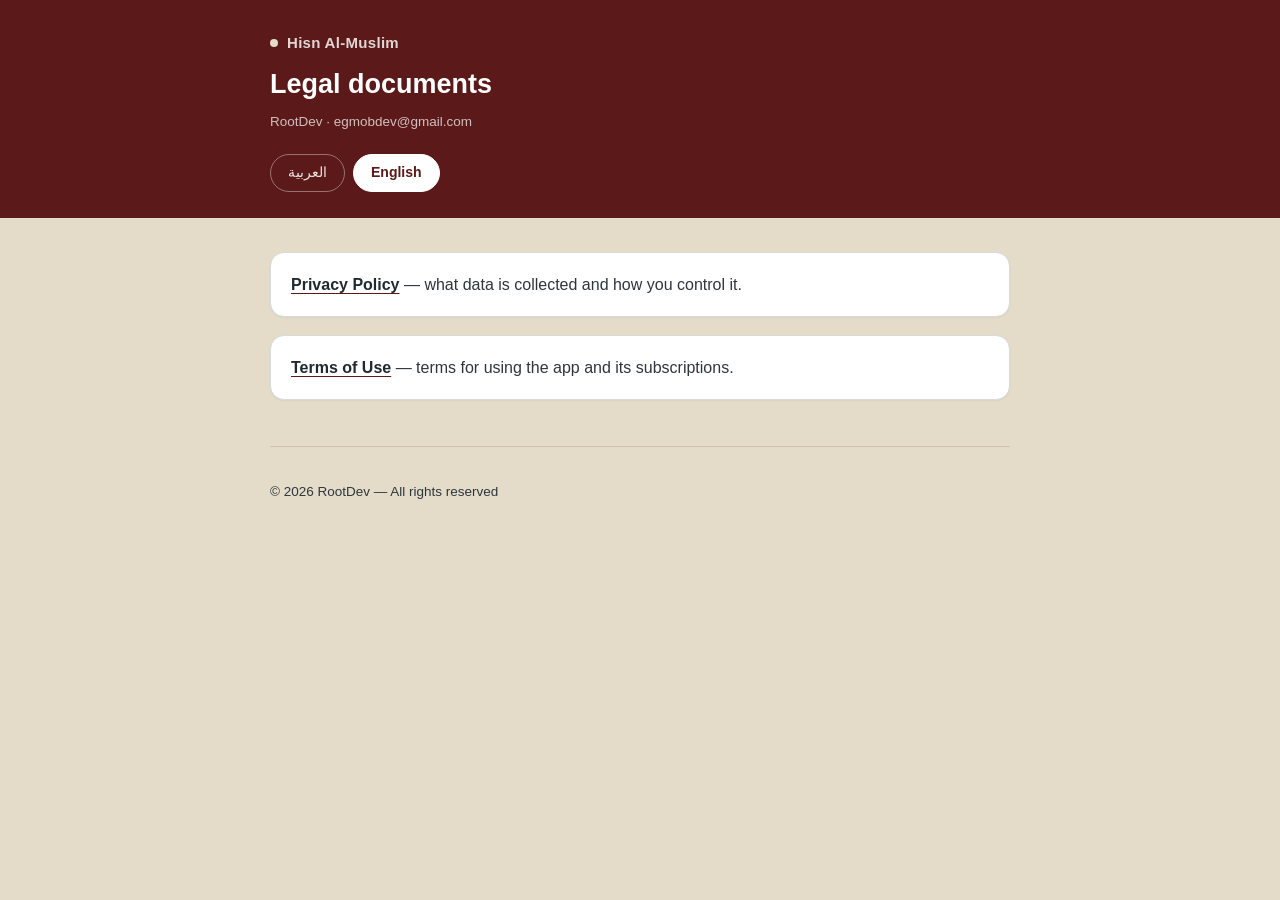
<file: index.html>
<!DOCTYPE html>
<html lang="ar" dir="rtl">
<head>
<meta charset="utf-8">
<meta name="viewport" content="width=device-width, initial-scale=1">
<title>حصن المسلم — المستندات القانونية</title>
<link rel="preconnect" href="https://fonts.googleapis.com">
<link rel="preconnect" href="https://fonts.gstatic.com" crossorigin>
<link href="https://fonts.googleapis.com/css2?family=Noto+Kufi+Arabic:wght@400;700&display=swap" rel="stylesheet">
<link rel="stylesheet" href="assets/style.css">
</head>
<body dir="rtl" data-title-ar="حصن المسلم — المستندات القانونية" data-title-en="Hisn Al-Muslim — Legal">

<header class="top">
  <div class="wrap">
    <div class="brand"><span class="dot"></span><span data-ar="حصن المسلم" data-en="Hisn Al-Muslim"></span></div>
    <h1 data-ar="المستندات القانونية" data-en="Legal documents"></h1>
    <p class="meta" data-ar="RootDev · egmobdev@gmail.com" data-en="RootDev · egmobdev@gmail.com"></p>
    <nav class="langbar">
      <a href="?lang=ar" data-set="ar">العربية</a>
      <a href="?lang=en" data-set="en">English</a>
    </nav>
  </div>
</header>

<main class="wrap">
  <section data-lang="ar" dir="rtl">
    <div class="card">
      <p><a href="privacy/?lang=ar"><strong>سياسة الخصوصية</strong></a> — ما البيانات التي تُجمع وكيف تتحكم بها.</p>
    </div>
    <div class="card">
      <p><a href="terms/?lang=ar"><strong>شروط الاستخدام</strong></a> — شروط استخدام التطبيق والاشتراكات.</p>
    </div>
  </section>
  <section data-lang="en" dir="ltr">
    <div class="card">
      <p><a href="privacy/?lang=en"><strong>Privacy Policy</strong></a> — what data is collected and how you control it.</p>
    </div>
    <div class="card">
      <p><a href="terms/?lang=en"><strong>Terms of Use</strong></a> — terms for using the app and its subscriptions.</p>
    </div>
  </section>
  <footer class="bottom">
    <p data-ar="© ٢٠٢٦ RootDev — جميع الحقوق محفوظة" data-en="© 2026 RootDev — All rights reserved"></p>
  </footer>
</main>

<script src="assets/lang.js"></script>
</body>
</html>
</file>
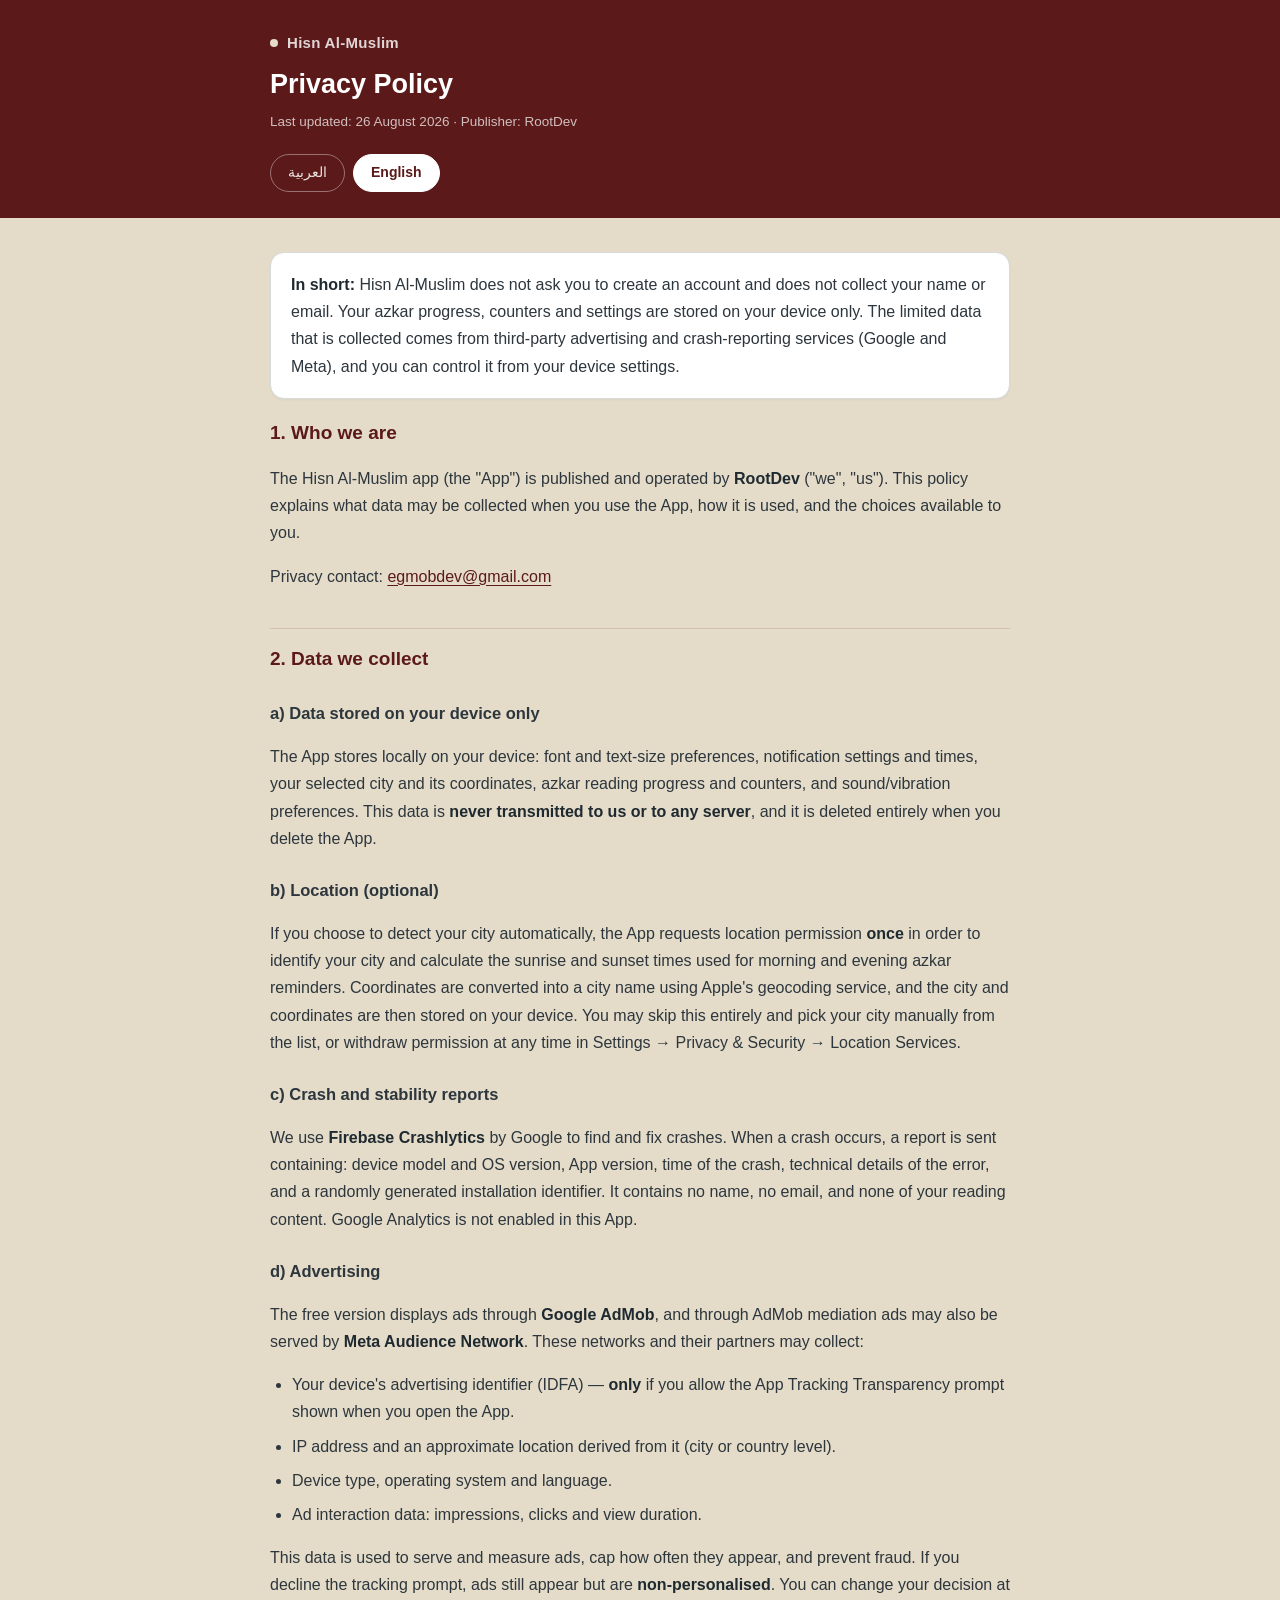
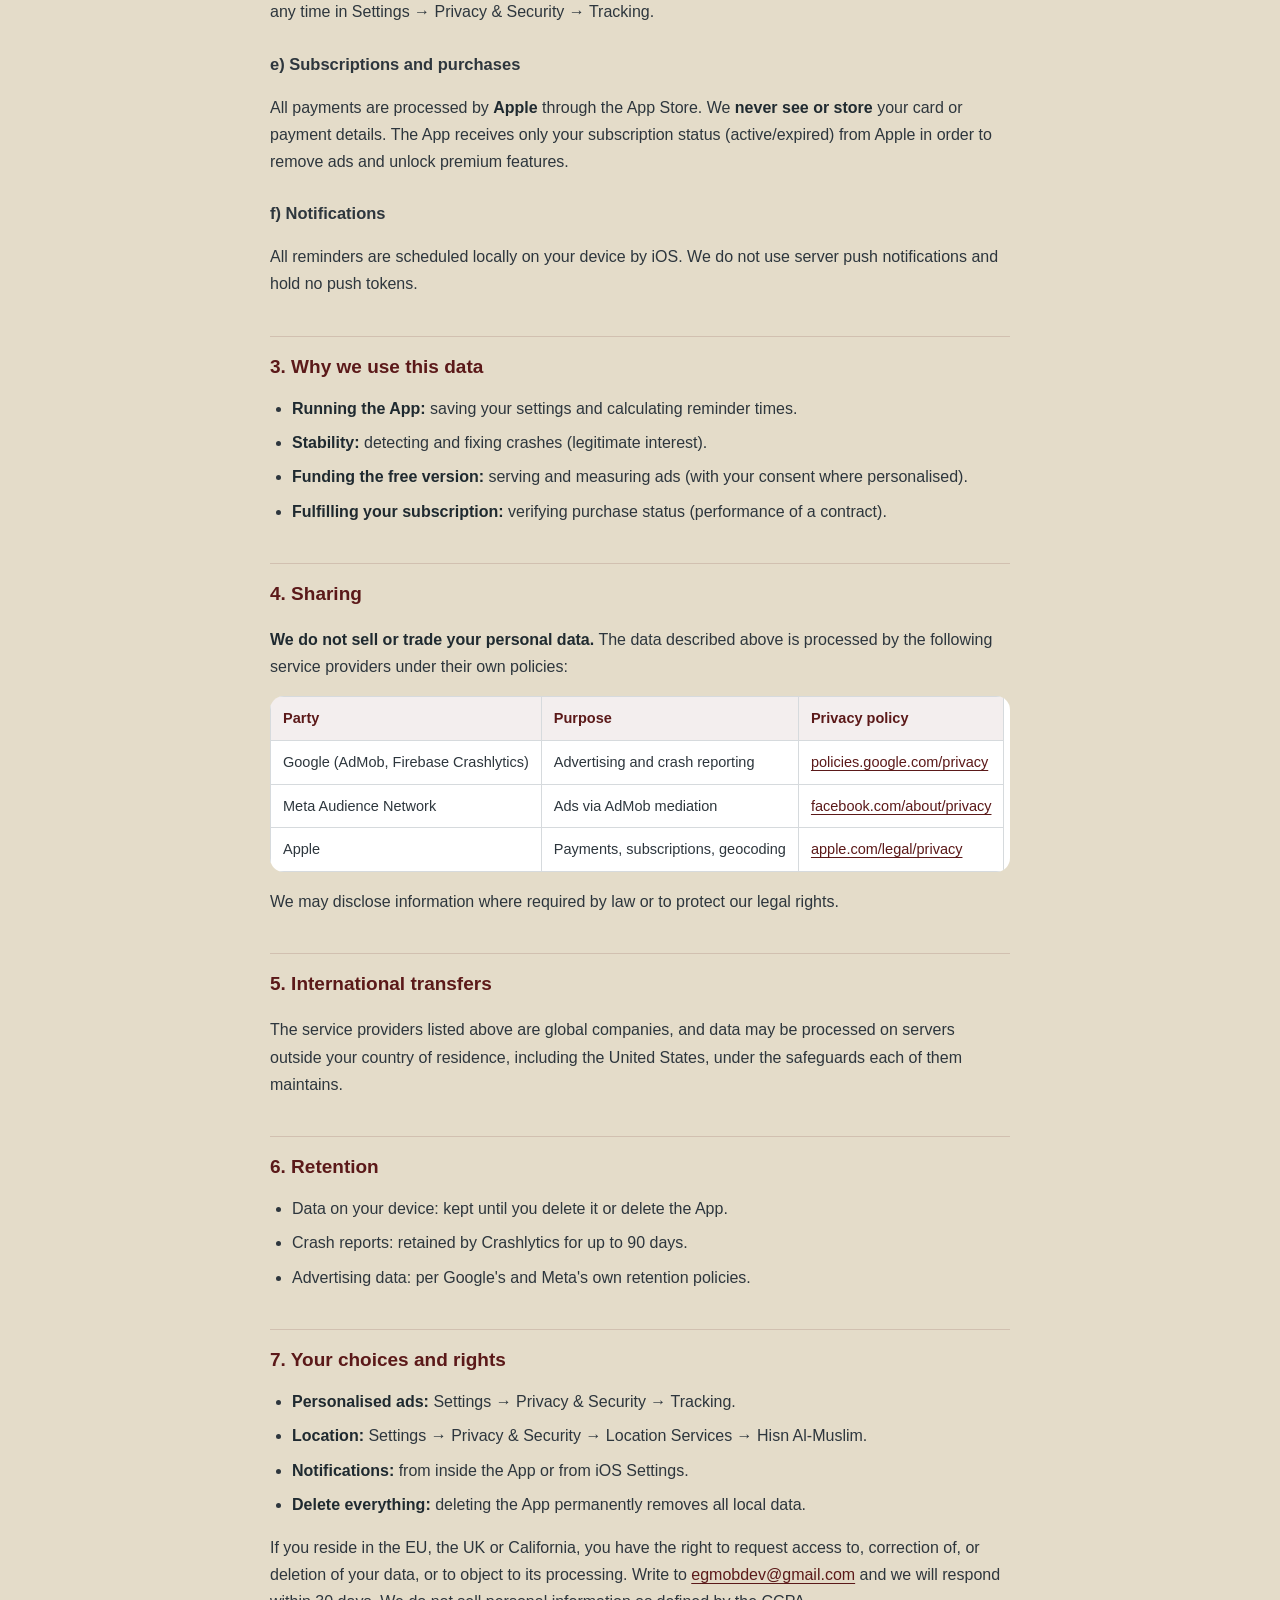
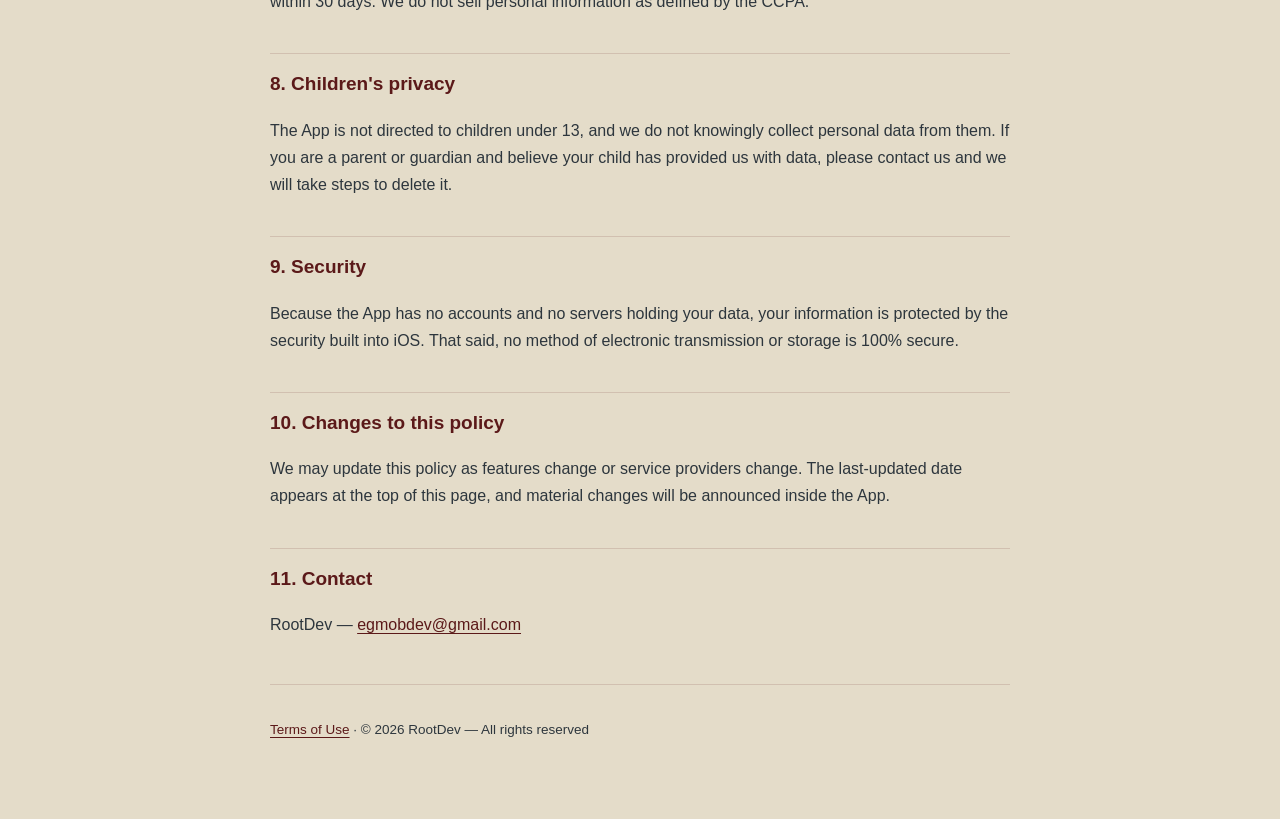
<file: privacy/index.html>
<!DOCTYPE html>
<html lang="ar" dir="rtl">
<head>
<meta charset="utf-8">
<meta name="viewport" content="width=device-width, initial-scale=1">
<title>سياسة الخصوصية — حصن المسلم</title>
<meta name="description" content="سياسة الخصوصية لتطبيق حصن المسلم — Privacy Policy for the Hisn Al-Muslim app.">
<meta name="robots" content="index, follow">
<link rel="preconnect" href="https://fonts.googleapis.com">
<link rel="preconnect" href="https://fonts.gstatic.com" crossorigin>
<link href="https://fonts.googleapis.com/css2?family=Noto+Kufi+Arabic:wght@400;700&display=swap" rel="stylesheet">
<link rel="stylesheet" href="../assets/style.css">
</head>
<body dir="rtl" data-title-ar="سياسة الخصوصية — حصن المسلم" data-title-en="Privacy Policy — Hisn Al-Muslim">

<header class="top">
  <div class="wrap">
    <div class="brand"><span class="dot"></span><span data-ar="حصن المسلم" data-en="Hisn Al-Muslim"></span></div>
    <h1 data-ar="سياسة الخصوصية" data-en="Privacy Policy"></h1>
    <p class="meta" data-ar="آخر تحديث: ٢٦ أغسطس ٢٠٢٦ · الناشر: RootDev" data-en="Last updated: 26 August 2026 · Publisher: RootDev"></p>
    <nav class="langbar">
      <a href="?lang=ar" data-set="ar">العربية</a>
      <a href="?lang=en" data-set="en">English</a>
    </nav>
  </div>
</header>

<main class="wrap">

<!-- ============================ ARABIC ============================ -->
<section data-lang="ar" dir="rtl">

  <div class="card">
    <p><strong>باختصار:</strong> تطبيق «حصن المسلم» لا يطلب منك إنشاء حساب، ولا يجمع اسمك أو بريدك الإلكتروني. جميع أذكارك وإعداداتك وعدّاداتك تُحفظ داخل جهازك فقط. البيانات المحدودة التي تُجمع تأتي من خدمات الإعلانات وتقارير الأعطال التابعة لجهات خارجية (Google وMeta)، ويمكنك التحكم بها من إعدادات جهازك.</p>
  </div>

  <h2>١. من نحن</h2>
  <p>تطبيق «حصن المسلم» (المشار إليه بـ«التطبيق») تصدره وتشغّله <strong>RootDev</strong> (المشار إليها بـ«نحن» أو «نا»). تشرح هذه السياسة أنواع البيانات التي قد تُجمع عند استخدامك للتطبيق، وكيفية استخدامها، والخيارات المتاحة لك.</p>
  <p>للتواصل بخصوص الخصوصية: <a href="mailto:egmobdev@gmail.com">egmobdev@gmail.com</a></p>

  <h2>٢. البيانات التي نجمعها</h2>

  <h3>أ) بيانات تُحفظ على جهازك فقط</h3>
  <p>يخزّن التطبيق داخل جهازك: تفضيلات الخط وحجمه، إعدادات التنبيهات وأوقاتها، المدينة المختارة وإحداثياتها، تقدّم قراءة الأذكار وعدّاداتها، وإعدادات الصوت والاهتزاز. هذه البيانات <strong>لا تُرسل إلينا ولا إلى أي خادم</strong>، وتُحذف بالكامل عند حذف التطبيق من جهازك.</p>

  <h3>ب) الموقع الجغرافي (اختياري)</h3>
  <p>إذا اخترت تحديد مدينتك تلقائيًا، يطلب التطبيق إذن الوصول إلى الموقع <strong>مرة واحدة</strong> لتحديد اسم مدينتك وحساب أوقات الشروق والغروب المستخدمة في تنبيهات أذكار الصباح والمساء. تُحوَّل الإحداثيات إلى اسم مدينة عبر خدمة الترميز الجغرافي من Apple، ثم تُحفظ المدينة والإحداثيات على جهازك. يمكنك تجاهل ذلك واختيار مدينتك يدويًا من القائمة، أو سحب الإذن في أي وقت من: الإعدادات ← الخصوصية والأمان ← خدمات الموقع.</p>

  <h3>ج) تقارير الأعطال والأداء</h3>
  <p>نستخدم <strong>Firebase Crashlytics</strong> من Google لمعرفة أسباب توقّف التطبيق وإصلاحها. عند حدوث عطل يُرسَل تقرير يتضمّن: نوع الجهاز ونظام التشغيل، إصدار التطبيق، وقت العطل، تفاصيل تقنية عن الخطأ، ومعرّف تثبيت عشوائي. لا يتضمن التقرير اسمك ولا بريدك ولا محتوى قراءاتك. خدمة Google Analytics غير مفعّلة في هذا التطبيق.</p>

  <h3>د) الإعلانات</h3>
  <p>تُعرض الإعلانات في النسخة المجانية عبر <strong>Google AdMob</strong>، ومن خلال وساطة AdMob قد تُعرض إعلانات من <strong>Meta Audience Network</strong>. قد تجمع هذه الشبكات وشركاؤها:</p>
  <ul>
    <li>معرّف المعلِن للجهاز (IDFA) — <strong>فقط</strong> إذا وافقت على طلب «تتبّع النشاط» الذي يظهر عند فتح التطبيق.</li>
    <li>عنوان IP وموقع تقريبي مشتق منه (على مستوى المدينة أو الدولة).</li>
    <li>نوع الجهاز ونظام التشغيل ولغته.</li>
    <li>تفاعلك مع الإعلان: الظهور، النقر، مدة المشاهدة.</li>
  </ul>
  <p>تُستخدم هذه البيانات لعرض الإعلانات وقياس أدائها ومنع الاحتيال، وتحديد عدد مرات الظهور. إذا رفضت طلب التتبّع فستستمر الإعلانات بالظهور لكنها ستكون <strong>غير مخصّصة</strong>. يمكنك تغيير قرارك في أي وقت من: الإعدادات ← الخصوصية والأمان ← التتبّع.</p>

  <h3>هـ) الاشتراكات والمشتريات</h3>
  <p>تتم جميع عمليات الدفع عبر <strong>Apple</strong> ومتجر App Store. نحن <strong>لا نرى ولا نخزّن</strong> بيانات بطاقتك أو معلومات الدفع. يتلقّى التطبيق من Apple حالة الاشتراك فقط (نشط/منتهٍ) للتحقق من إزالة الإعلانات وفتح المزايا المدفوعة.</p>

  <h3>و) التنبيهات</h3>
  <p>تُجدوَل جميع التنبيهات محليًا على جهازك عبر نظام iOS. لا نستخدم إشعارات فورية من خادم، ولا نحتفظ بأي رمز إشعارات.</p>

  <h2>٣. لماذا نستخدم هذه البيانات</h2>
  <ul>
    <li><strong>تشغيل التطبيق:</strong> حفظ إعداداتك وحساب أوقات التنبيهات.</li>
    <li><strong>تحسين الاستقرار:</strong> رصد الأعطال وإصلاحها (مصلحة مشروعة).</li>
    <li><strong>تمويل النسخة المجانية:</strong> عرض الإعلانات وقياسها (بموافقتك في حالة الإعلانات المخصّصة).</li>
    <li><strong>تنفيذ الاشتراك:</strong> التحقق من حالة الاشتراك (تنفيذ العقد).</li>
  </ul>

  <h2>٤. مشاركة البيانات</h2>
  <p><strong>نحن لا نبيع بياناتك الشخصية ولا نتاجر بها.</strong> تُعالَج البيانات المذكورة أعلاه من قِبل مزوّدي الخدمة التاليين وفق سياساتهم:</p>
  <table>
    <tr><th>الجهة</th><th>الغرض</th><th>سياسة الخصوصية</th></tr>
    <tr><td>Google (AdMob و Firebase Crashlytics)</td><td>الإعلانات وتقارير الأعطال</td><td><a href="https://policies.google.com/privacy" target="_blank" rel="noopener">policies.google.com/privacy</a></td></tr>
    <tr><td>Meta Audience Network</td><td>إعلانات عبر وساطة AdMob</td><td><a href="https://www.facebook.com/about/privacy" target="_blank" rel="noopener">facebook.com/about/privacy</a></td></tr>
    <tr><td>Apple</td><td>المدفوعات والاشتراكات والترميز الجغرافي</td><td><a href="https://www.apple.com/legal/privacy/" target="_blank" rel="noopener">apple.com/legal/privacy</a></td></tr>
  </table>
  <p>قد نفصح عن معلومات إذا فرض القانون ذلك أو لحماية حقوقنا القانونية.</p>

  <h2>٥. النقل الدولي للبيانات</h2>
  <p>مزوّدو الخدمة المذكورون شركات عالمية، وقد تُعالَج البيانات على خوادم خارج بلد إقامتك، بما في ذلك الولايات المتحدة، وفق الضمانات المعتمدة لدى كل منهم.</p>

  <h2>٦. مدة الاحتفاظ</h2>
  <ul>
    <li>البيانات المحفوظة على جهازك: تبقى حتى تحذفها أو تحذف التطبيق.</li>
    <li>تقارير الأعطال: يحتفظ بها Crashlytics لمدة تصل إلى ٩٠ يومًا.</li>
    <li>بيانات الإعلانات: وفق سياسات Google و Meta الخاصة بكل منهما.</li>
  </ul>

  <h2>٧. خياراتك وحقوقك</h2>
  <ul>
    <li><strong>الإعلانات المخصّصة:</strong> الإعدادات ← الخصوصية والأمان ← التتبّع.</li>
    <li><strong>الموقع:</strong> الإعدادات ← الخصوصية والأمان ← خدمات الموقع ← حصن المسلم.</li>
    <li><strong>التنبيهات:</strong> من داخل التطبيق أو من إعدادات iOS.</li>
    <li><strong>حذف كل شيء:</strong> حذف التطبيق يزيل جميع بياناتك المحلية نهائيًا.</li>
  </ul>
  <p>إذا كنت مقيمًا في الاتحاد الأوروبي أو المملكة المتحدة أو ولاية كاليفورنيا، فلك الحق في طلب الوصول إلى بياناتك أو تصحيحها أو حذفها أو الاعتراض على معالجتها. راسلنا على <a href="mailto:egmobdev@gmail.com">egmobdev@gmail.com</a> وسنردّ خلال ٣٠ يومًا. لا نبيع البيانات الشخصية بالمعنى الوارد في قانون CCPA.</p>

  <h2>٨. خصوصية الأطفال</h2>
  <p>التطبيق غير موجّه للأطفال دون سن ١٣ عامًا، ولا نجمع عن قصد بيانات شخصية منهم. إذا كنت وليّ أمر وتعتقد أن طفلك زوّدنا ببيانات، فراسلنا وسنتخذ اللازم لحذفها.</p>

  <h2>٩. الأمان</h2>
  <p>نظرًا لأن التطبيق لا يمتلك حسابات ولا خوادم لتخزين بياناتك، تبقى بياناتك محمية بآليات الحماية المدمجة في نظام iOS. ومع ذلك، لا توجد وسيلة نقل أو تخزين إلكتروني آمنة بنسبة ١٠٠٪.</p>

  <h2>١٠. تعديلات هذه السياسة</h2>
  <p>قد نحدّث هذه السياسة عند إضافة مزايا جديدة أو تغيّر مزوّدي الخدمة. سيظهر تاريخ آخر تحديث أعلى الصفحة، والتغييرات الجوهرية سيُنوَّه عنها داخل التطبيق.</p>

  <h2>١١. التواصل</h2>
  <p>RootDev — <a href="mailto:egmobdev@gmail.com">egmobdev@gmail.com</a></p>

</section>

<!-- ============================ ENGLISH ============================ -->
<section data-lang="en" dir="ltr">

  <div class="card">
    <p><strong>In short:</strong> Hisn Al-Muslim does not ask you to create an account and does not collect your name or email. Your azkar progress, counters and settings are stored on your device only. The limited data that is collected comes from third-party advertising and crash-reporting services (Google and Meta), and you can control it from your device settings.</p>
  </div>

  <h2>1. Who we are</h2>
  <p>The Hisn Al-Muslim app (the "App") is published and operated by <strong>RootDev</strong> ("we", "us"). This policy explains what data may be collected when you use the App, how it is used, and the choices available to you.</p>
  <p>Privacy contact: <a href="mailto:egmobdev@gmail.com">egmobdev@gmail.com</a></p>

  <h2>2. Data we collect</h2>

  <h3>a) Data stored on your device only</h3>
  <p>The App stores locally on your device: font and text-size preferences, notification settings and times, your selected city and its coordinates, azkar reading progress and counters, and sound/vibration preferences. This data is <strong>never transmitted to us or to any server</strong>, and it is deleted entirely when you delete the App.</p>

  <h3>b) Location (optional)</h3>
  <p>If you choose to detect your city automatically, the App requests location permission <strong>once</strong> in order to identify your city and calculate the sunrise and sunset times used for morning and evening azkar reminders. Coordinates are converted into a city name using Apple's geocoding service, and the city and coordinates are then stored on your device. You may skip this entirely and pick your city manually from the list, or withdraw permission at any time in Settings → Privacy &amp; Security → Location Services.</p>

  <h3>c) Crash and stability reports</h3>
  <p>We use <strong>Firebase Crashlytics</strong> by Google to find and fix crashes. When a crash occurs, a report is sent containing: device model and OS version, App version, time of the crash, technical details of the error, and a randomly generated installation identifier. It contains no name, no email, and none of your reading content. Google Analytics is not enabled in this App.</p>

  <h3>d) Advertising</h3>
  <p>The free version displays ads through <strong>Google AdMob</strong>, and through AdMob mediation ads may also be served by <strong>Meta Audience Network</strong>. These networks and their partners may collect:</p>
  <ul>
    <li>Your device's advertising identifier (IDFA) — <strong>only</strong> if you allow the App Tracking Transparency prompt shown when you open the App.</li>
    <li>IP address and an approximate location derived from it (city or country level).</li>
    <li>Device type, operating system and language.</li>
    <li>Ad interaction data: impressions, clicks and view duration.</li>
  </ul>
  <p>This data is used to serve and measure ads, cap how often they appear, and prevent fraud. If you decline the tracking prompt, ads still appear but are <strong>non-personalised</strong>. You can change your decision at any time in Settings → Privacy &amp; Security → Tracking.</p>

  <h3>e) Subscriptions and purchases</h3>
  <p>All payments are processed by <strong>Apple</strong> through the App Store. We <strong>never see or store</strong> your card or payment details. The App receives only your subscription status (active/expired) from Apple in order to remove ads and unlock premium features.</p>

  <h3>f) Notifications</h3>
  <p>All reminders are scheduled locally on your device by iOS. We do not use server push notifications and hold no push tokens.</p>

  <h2>3. Why we use this data</h2>
  <ul>
    <li><strong>Running the App:</strong> saving your settings and calculating reminder times.</li>
    <li><strong>Stability:</strong> detecting and fixing crashes (legitimate interest).</li>
    <li><strong>Funding the free version:</strong> serving and measuring ads (with your consent where personalised).</li>
    <li><strong>Fulfilling your subscription:</strong> verifying purchase status (performance of a contract).</li>
  </ul>

  <h2>4. Sharing</h2>
  <p><strong>We do not sell or trade your personal data.</strong> The data described above is processed by the following service providers under their own policies:</p>
  <table>
    <tr><th>Party</th><th>Purpose</th><th>Privacy policy</th></tr>
    <tr><td>Google (AdMob, Firebase Crashlytics)</td><td>Advertising and crash reporting</td><td><a href="https://policies.google.com/privacy" target="_blank" rel="noopener">policies.google.com/privacy</a></td></tr>
    <tr><td>Meta Audience Network</td><td>Ads via AdMob mediation</td><td><a href="https://www.facebook.com/about/privacy" target="_blank" rel="noopener">facebook.com/about/privacy</a></td></tr>
    <tr><td>Apple</td><td>Payments, subscriptions, geocoding</td><td><a href="https://www.apple.com/legal/privacy/" target="_blank" rel="noopener">apple.com/legal/privacy</a></td></tr>
  </table>
  <p>We may disclose information where required by law or to protect our legal rights.</p>

  <h2>5. International transfers</h2>
  <p>The service providers listed above are global companies, and data may be processed on servers outside your country of residence, including the United States, under the safeguards each of them maintains.</p>

  <h2>6. Retention</h2>
  <ul>
    <li>Data on your device: kept until you delete it or delete the App.</li>
    <li>Crash reports: retained by Crashlytics for up to 90 days.</li>
    <li>Advertising data: per Google's and Meta's own retention policies.</li>
  </ul>

  <h2>7. Your choices and rights</h2>
  <ul>
    <li><strong>Personalised ads:</strong> Settings → Privacy &amp; Security → Tracking.</li>
    <li><strong>Location:</strong> Settings → Privacy &amp; Security → Location Services → Hisn Al-Muslim.</li>
    <li><strong>Notifications:</strong> from inside the App or from iOS Settings.</li>
    <li><strong>Delete everything:</strong> deleting the App permanently removes all local data.</li>
  </ul>
  <p>If you reside in the EU, the UK or California, you have the right to request access to, correction of, or deletion of your data, or to object to its processing. Write to <a href="mailto:egmobdev@gmail.com">egmobdev@gmail.com</a> and we will respond within 30 days. We do not sell personal information as defined by the CCPA.</p>

  <h2>8. Children's privacy</h2>
  <p>The App is not directed to children under 13, and we do not knowingly collect personal data from them. If you are a parent or guardian and believe your child has provided us with data, please contact us and we will take steps to delete it.</p>

  <h2>9. Security</h2>
  <p>Because the App has no accounts and no servers holding your data, your information is protected by the security built into iOS. That said, no method of electronic transmission or storage is 100% secure.</p>

  <h2>10. Changes to this policy</h2>
  <p>We may update this policy as features change or service providers change. The last-updated date appears at the top of this page, and material changes will be announced inside the App.</p>

  <h2>11. Contact</h2>
  <p>RootDev — <a href="mailto:egmobdev@gmail.com">egmobdev@gmail.com</a></p>

</section>

<footer class="bottom">
  <p><a href="../terms/" data-ar="شروط الاستخدام" data-en="Terms of Use"></a> · <span data-ar="© ٢٠٢٦ RootDev — جميع الحقوق محفوظة" data-en="© 2026 RootDev — All rights reserved"></span></p>
</footer>

</main>

<script src="../assets/lang.js"></script>
</body>
</html>
</file>
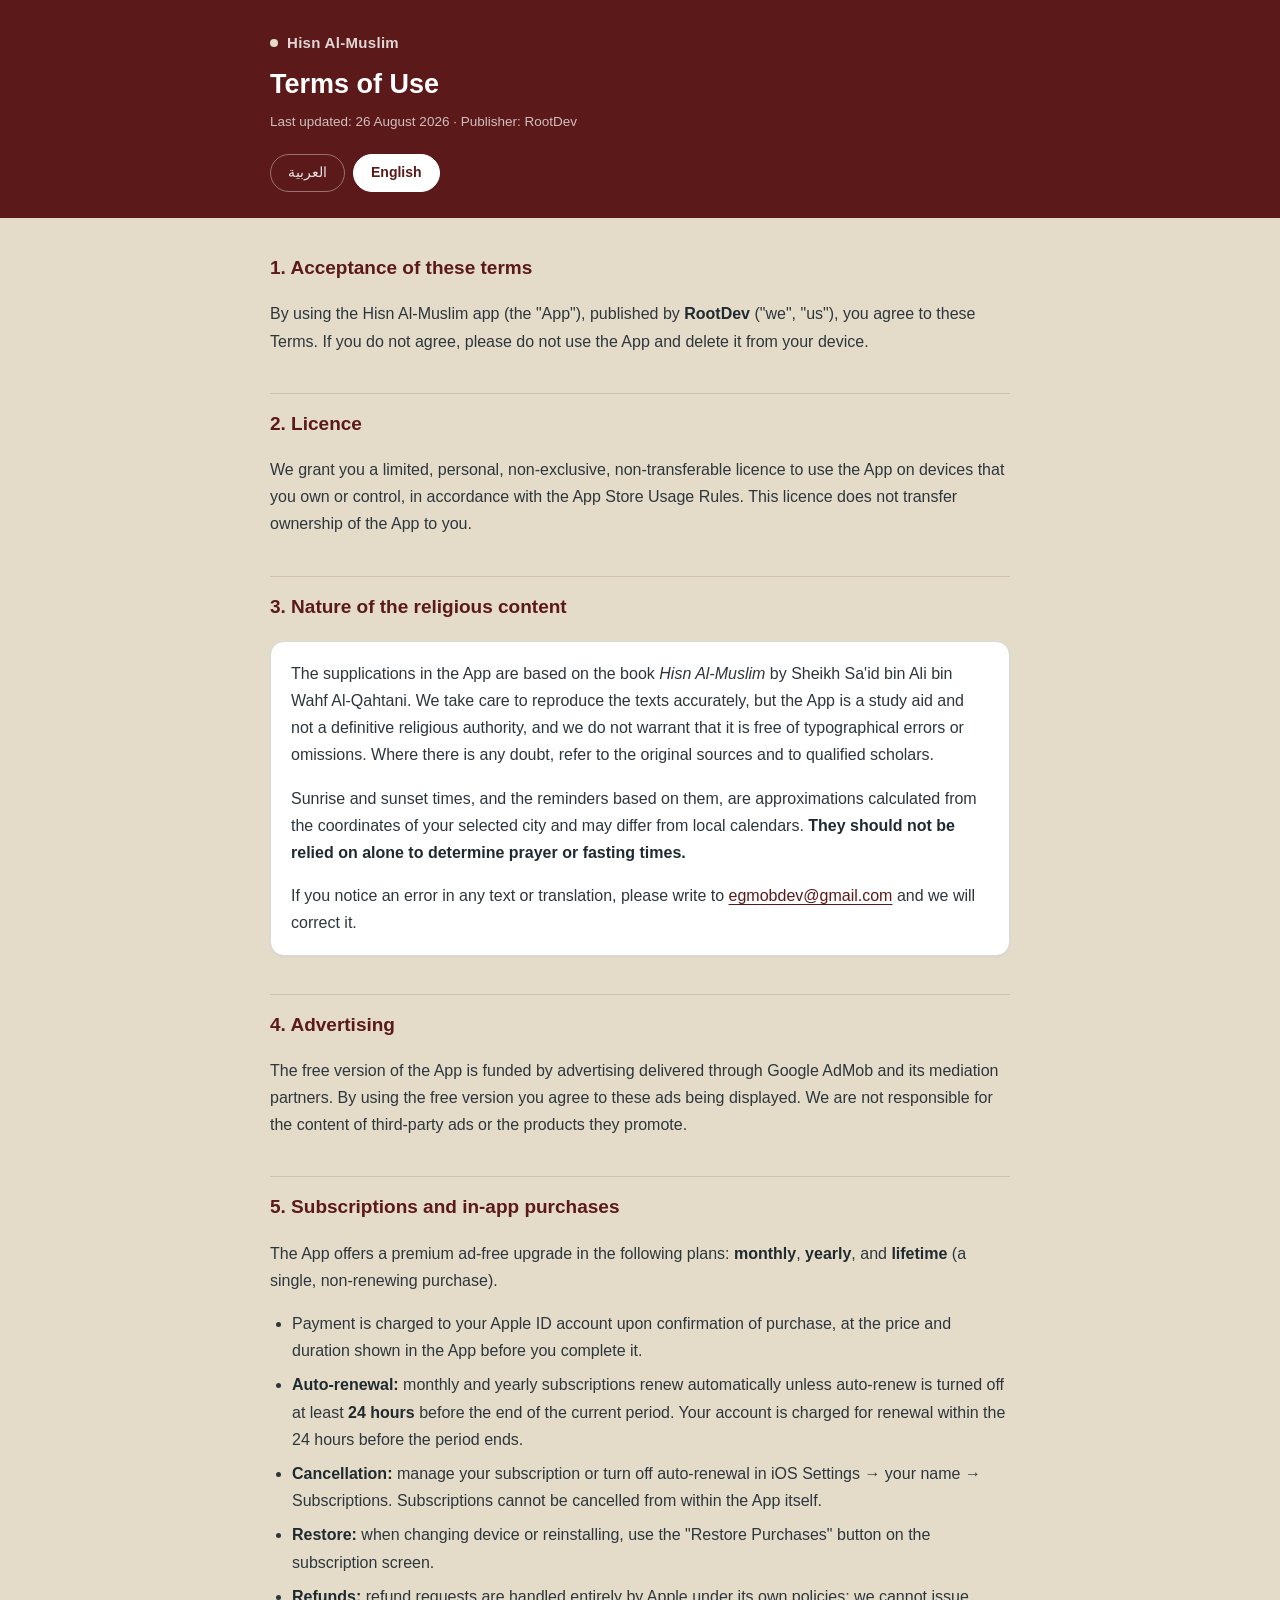
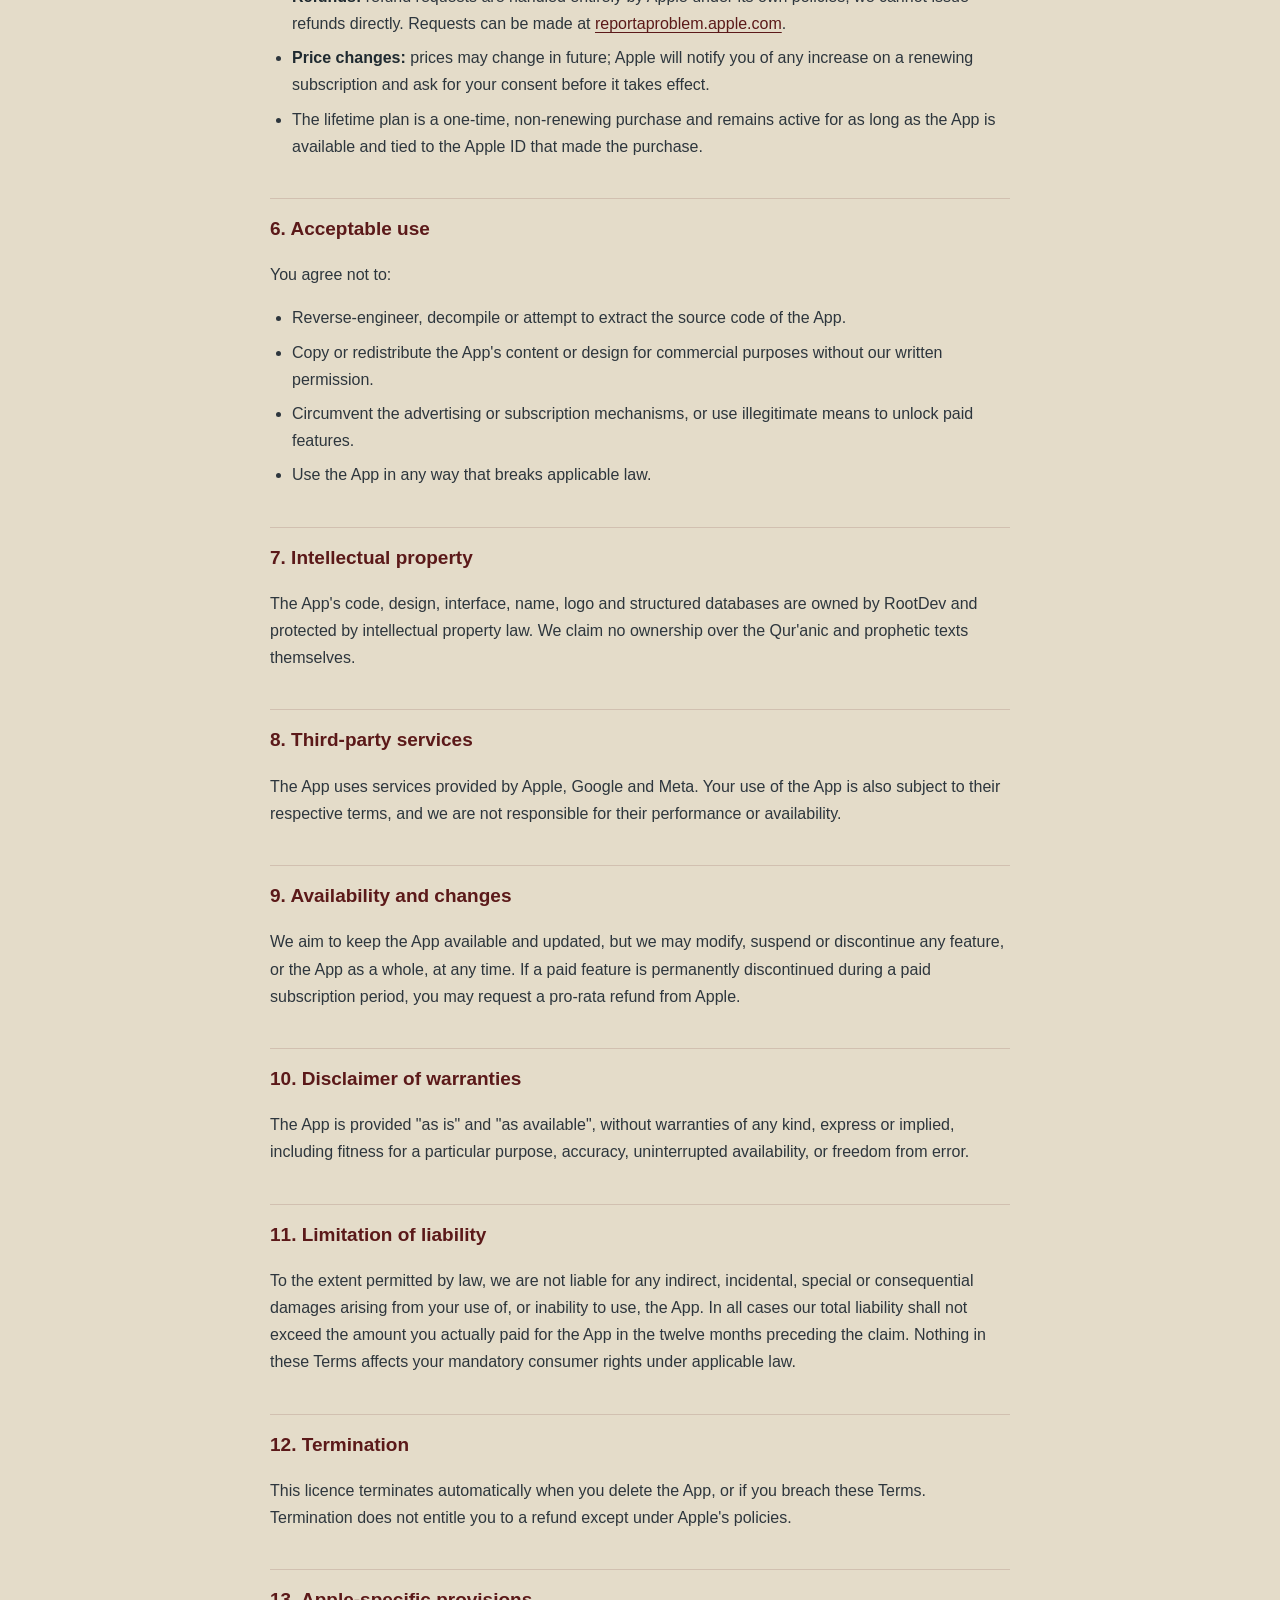
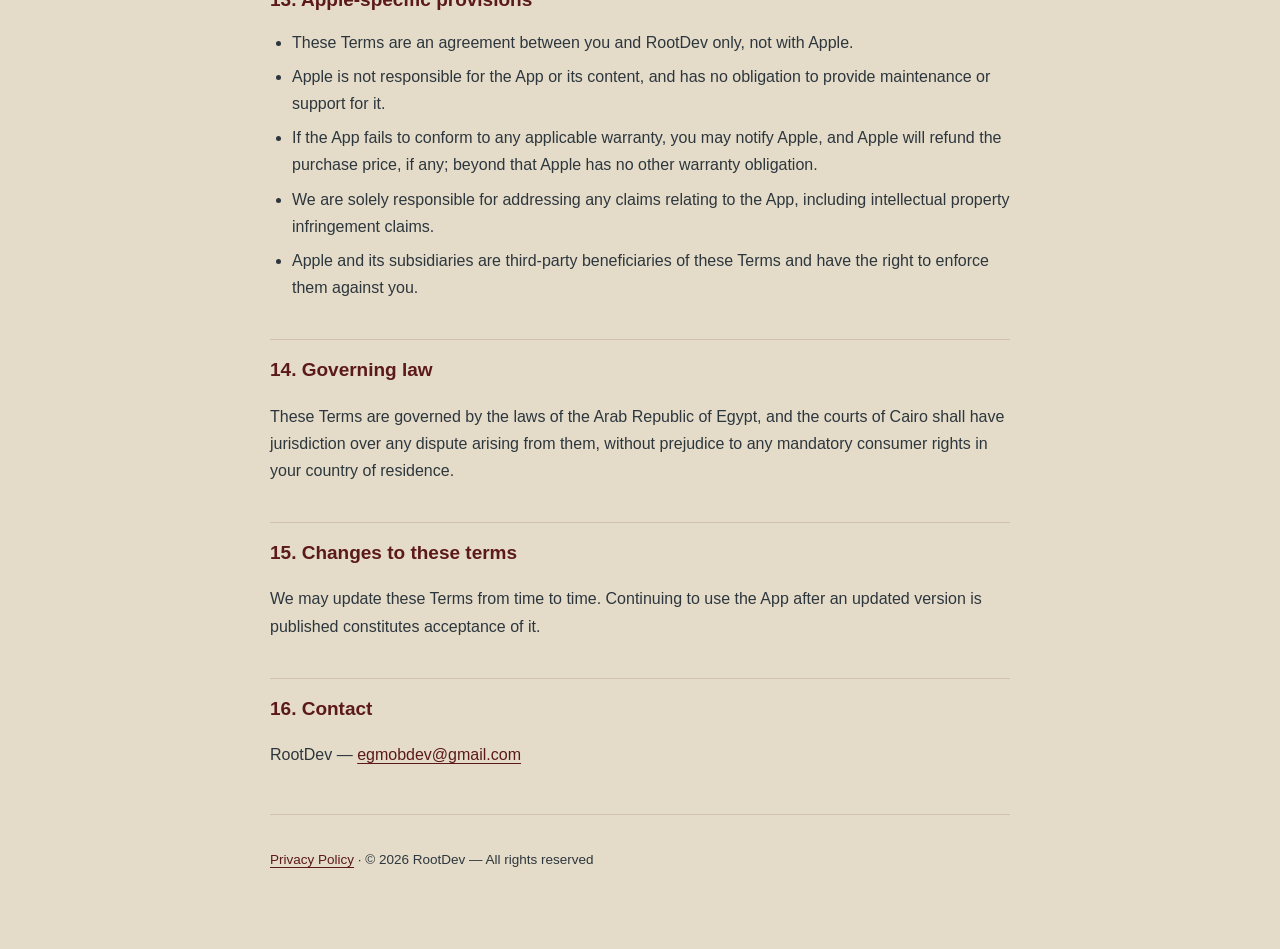
<file: terms/index.html>
<!DOCTYPE html>
<html lang="ar" dir="rtl">
<head>
<meta charset="utf-8">
<meta name="viewport" content="width=device-width, initial-scale=1">
<title>شروط الاستخدام — حصن المسلم</title>
<meta name="description" content="شروط الاستخدام لتطبيق حصن المسلم — Terms of Use for the Hisn Al-Muslim app.">
<meta name="robots" content="index, follow">
<link rel="preconnect" href="https://fonts.googleapis.com">
<link rel="preconnect" href="https://fonts.gstatic.com" crossorigin>
<link href="https://fonts.googleapis.com/css2?family=Noto+Kufi+Arabic:wght@400;700&display=swap" rel="stylesheet">
<link rel="stylesheet" href="../assets/style.css">
</head>
<body dir="rtl" data-title-ar="شروط الاستخدام — حصن المسلم" data-title-en="Terms of Use — Hisn Al-Muslim">

<header class="top">
  <div class="wrap">
    <div class="brand"><span class="dot"></span><span data-ar="حصن المسلم" data-en="Hisn Al-Muslim"></span></div>
    <h1 data-ar="شروط الاستخدام" data-en="Terms of Use"></h1>
    <p class="meta" data-ar="آخر تحديث: ٢٦ أغسطس ٢٠٢٦ · الناشر: RootDev" data-en="Last updated: 26 August 2026 · Publisher: RootDev"></p>
    <nav class="langbar">
      <a href="?lang=ar" data-set="ar">العربية</a>
      <a href="?lang=en" data-set="en">English</a>
    </nav>
  </div>
</header>

<main class="wrap">

<!-- ============================ ARABIC ============================ -->
<section data-lang="ar" dir="rtl">

  <h2>١. قبول الشروط</h2>
  <p>باستخدامك تطبيق «حصن المسلم» (المشار إليه بـ«التطبيق») الصادر عن <strong>RootDev</strong> («نحن»)، فإنك توافق على هذه الشروط. إذا لم توافق عليها، يُرجى عدم استخدام التطبيق وحذفه من جهازك.</p>

  <h2>٢. ترخيص الاستخدام</h2>
  <p>نمنحك ترخيصًا شخصيًا محدودًا وغير حصري وغير قابل للنقل لاستخدام التطبيق على الأجهزة التي تملكها أو تتحكم بها، وفق قواعد الاستخدام الخاصة بمتجر App Store. هذا الترخيص لا ينقل إليك ملكية التطبيق.</p>

  <h2>٣. طبيعة المحتوى الديني</h2>
  <div class="card">
    <p>أذكار التطبيق مستندة إلى كتاب «حصن المسلم من أذكار الكتاب والسنة» للشيخ سعيد بن علي بن وهف القحطاني. نحرص على دقة النصوص، لكن التطبيق أداة مساعدة وليس مرجعًا شرعيًا نهائيًا، ولا نضمن خلوّه من الأخطاء المطبعية أو النقص. عند الاختلاف يُرجع إلى المصادر الأصلية وأهل العلم.</p>
    <p>أوقات الشروق والغروب والتنبيهات المرتبطة بها محسوبة تقريبيًا اعتمادًا على إحداثيات المدينة المختارة، وقد تختلف عن التقاويم المحلية. <strong>لا ينبغي الاعتماد عليها وحدها في تحديد أوقات الصلاة أو الصيام.</strong></p>
    <p>إذا لاحظت خطأً في نص أو ترجمة، فراسلنا على <a href="mailto:egmobdev@gmail.com">egmobdev@gmail.com</a> وسنصححه بإذن الله.</p>
  </div>

  <h2>٤. الإعلانات</h2>
  <p>النسخة المجانية من التطبيق مموّلة بالإعلانات المعروضة عبر Google AdMob وشبكات الوساطة المرتبطة بها. باستخدامك النسخة المجانية فإنك توافق على عرض هذه الإعلانات. لسنا مسؤولين عن محتوى الإعلانات أو المنتجات المعلن عنها من قِبل جهات خارجية.</p>

  <h2>٥. الاشتراكات والمشتريات داخل التطبيق</h2>
  <p>يوفّر التطبيق اشتراكًا مميزًا لإزالة الإعلانات بالخطط التالية: <strong>شهري</strong>، <strong>سنوي</strong>، و<strong>مدى الحياة</strong> (دفعة واحدة غير متجددة).</p>
  <ul>
    <li>يُخصم مبلغ الاشتراك من حساب Apple ID الخاص بك عند تأكيد الشراء، بالسعر والمدة المعروضين داخل التطبيق قبل الإتمام.</li>
    <li><strong>التجديد التلقائي:</strong> تتجدد الاشتراكات الشهرية والسنوية تلقائيًا ما لم تُلغِ التجديد قبل <strong>٢٤ ساعة على الأقل</strong> من نهاية الفترة الحالية. يتم الخصم للتجديد خلال الـ٢٤ ساعة السابقة لنهاية الفترة.</li>
    <li><strong>الإلغاء:</strong> يمكنك إدارة اشتراكك أو إيقاف التجديد التلقائي من: إعدادات iOS ← اسمك ← الاشتراكات. لا يمكن إلغاء الاشتراك من داخل التطبيق نفسه.</li>
    <li><strong>الاستعادة:</strong> عند تغيير الجهاز أو إعادة تثبيت التطبيق، استخدم زر «استعادة المشتريات» داخل شاشة الاشتراك.</li>
    <li><strong>الاسترداد:</strong> تُدار طلبات استرداد المبالغ بالكامل من قِبل Apple وفق سياساتها، ولا نملك صلاحية إصدار المبالغ المستردة مباشرة. يمكنك تقديم الطلب عبر <a href="https://reportaproblem.apple.com" target="_blank" rel="noopener">reportaproblem.apple.com</a>.</li>
    <li><strong>تغيير الأسعار:</strong> قد تتغير الأسعار مستقبلًا؛ وستُخطرك Apple بأي زيادة على اشتراك متجدد وتطلب موافقتك قبل سريانها.</li>
    <li>خطة «مدى الحياة» عملية شراء واحدة غير متجددة، وتظل فعّالة ما دام التطبيق متاحًا ومرتبطًا بحساب Apple ID الذي أتم الشراء.</li>
  </ul>

  <h2>٦. الاستخدام المقبول</h2>
  <p>تتعهّد بعدم القيام بما يلي:</p>
  <ul>
    <li>إجراء هندسة عكسية للتطبيق أو تفكيكه أو محاولة استخراج شفرته المصدرية.</li>
    <li>نسخ محتوى التطبيق أو تصميمه أو إعادة نشره لأغراض تجارية دون إذن كتابي منّا.</li>
    <li>التحايل على آلية الإعلانات أو الاشتراك أو استخدام وسائل غير مشروعة لفتح المزايا المدفوعة.</li>
    <li>استخدام التطبيق بما يخالف القوانين المعمول بها.</li>
  </ul>

  <h2>٧. الملكية الفكرية</h2>
  <p>شفرة التطبيق وتصميمه وواجهاته وشعاره وقواعد بياناته المنظّمة مملوكة لـ RootDev ومحمية بموجب قوانين الملكية الفكرية. ولا ندّعي ملكية النصوص الشرعية ذاتها من قرآن وسنة.</p>

  <h2>٨. الخدمات التابعة لجهات خارجية</h2>
  <p>يستخدم التطبيق خدمات من Apple و Google و Meta. استخدامك للتطبيق يخضع أيضًا لشروط تلك الجهات، ولسنا مسؤولين عن أدائها أو انقطاعها.</p>

  <h2>٩. التوفّر والتعديلات</h2>
  <p>نسعى لإبقاء التطبيق متاحًا ومحدّثًا، لكن يحق لنا تعديل أي ميزة أو إيقافها أو إيقاف التطبيق كليًا في أي وقت. في حال إيقاف خدمة مدفوعة نهائيًا خلال فترة اشتراك مدفوعة، يمكنك التقدّم لـ Apple بطلب استرداد نسبي.</p>

  <h2>١٠. إخلاء المسؤولية</h2>
  <p>يُقدَّم التطبيق «كما هو» و«حسب توافره» دون أي ضمانات صريحة أو ضمنية، بما في ذلك ضمانات الصلاحية لغرض معيّن أو الدقة أو عدم الانقطاع أو خلوّه من الأخطاء.</p>

  <h2>١١. حدود المسؤولية</h2>
  <p>في حدود ما يسمح به القانون، لا نتحمل المسؤولية عن أي أضرار غير مباشرة أو تبعية أو خاصة ناتجة عن استخدام التطبيق أو تعذّر استخدامه. وفي جميع الأحوال لا تتجاوز مسؤوليتنا الإجمالية المبلغ الذي دفعته فعليًا مقابل التطبيق خلال الاثني عشر شهرًا السابقة للمطالبة. لا تؤثر هذه الشروط على حقوقك الإلزامية كمستهلك بموجب القانون الواجب التطبيق.</p>

  <h2>١٢. إنهاء الترخيص</h2>
  <p>ينتهي هذا الترخيص تلقائيًا عند حذفك للتطبيق، أو عند مخالفتك لهذه الشروط. ولا يخوّلك الإنهاء استرداد أي مبالغ مدفوعة إلا وفق سياسات Apple.</p>

  <h2>١٣. بند خاص بشركة Apple</h2>
  <ul>
    <li>هذه الشروط اتفاق بينك وبين RootDev وحدها، وليست مع Apple.</li>
    <li>Apple غير مسؤولة عن التطبيق أو محتواه، ولا تلتزم بتقديم أي دعم أو صيانة له.</li>
    <li>في حال عدم مطابقة التطبيق لأي ضمان معمول به، يمكنك إخطار Apple لاسترداد ثمن الشراء إن وُجد؛ وباستثناء ذلك لا تتحمل Apple أي التزام آخر.</li>
    <li>نحن المسؤولون وحدنا عن التعامل مع أي مطالبات تتعلق بالتطبيق، بما فيها مطالبات انتهاك الملكية الفكرية.</li>
    <li>تُعدّ Apple وشركاتها التابعة مستفيدة كطرف ثالث من هذه الشروط، ولها حق إنفاذها تجاهك.</li>
  </ul>

  <h2>١٤. القانون الواجب التطبيق</h2>
  <p>تخضع هذه الشروط لقوانين جمهورية مصر العربية، وتختص محاكم القاهرة بالنظر في أي نزاع ينشأ عنها، دون الإخلال بحقوق المستهلك الإلزامية في بلد إقامتك.</p>

  <h2>١٥. تعديل الشروط</h2>
  <p>قد نحدّث هذه الشروط من وقت لآخر. يُعدّ استمرارك في استخدام التطبيق بعد نشر النسخة المحدّثة موافقةً عليها.</p>

  <h2>١٦. التواصل</h2>
  <p>RootDev — <a href="mailto:egmobdev@gmail.com">egmobdev@gmail.com</a></p>

</section>

<!-- ============================ ENGLISH ============================ -->
<section data-lang="en" dir="ltr">

  <h2>1. Acceptance of these terms</h2>
  <p>By using the Hisn Al-Muslim app (the "App"), published by <strong>RootDev</strong> ("we", "us"), you agree to these Terms. If you do not agree, please do not use the App and delete it from your device.</p>

  <h2>2. Licence</h2>
  <p>We grant you a limited, personal, non-exclusive, non-transferable licence to use the App on devices that you own or control, in accordance with the App Store Usage Rules. This licence does not transfer ownership of the App to you.</p>

  <h2>3. Nature of the religious content</h2>
  <div class="card">
    <p>The supplications in the App are based on the book <em>Hisn Al-Muslim</em> by Sheikh Sa'id bin Ali bin Wahf Al-Qahtani. We take care to reproduce the texts accurately, but the App is a study aid and not a definitive religious authority, and we do not warrant that it is free of typographical errors or omissions. Where there is any doubt, refer to the original sources and to qualified scholars.</p>
    <p>Sunrise and sunset times, and the reminders based on them, are approximations calculated from the coordinates of your selected city and may differ from local calendars. <strong>They should not be relied on alone to determine prayer or fasting times.</strong></p>
    <p>If you notice an error in any text or translation, please write to <a href="mailto:egmobdev@gmail.com">egmobdev@gmail.com</a> and we will correct it.</p>
  </div>

  <h2>4. Advertising</h2>
  <p>The free version of the App is funded by advertising delivered through Google AdMob and its mediation partners. By using the free version you agree to these ads being displayed. We are not responsible for the content of third-party ads or the products they promote.</p>

  <h2>5. Subscriptions and in-app purchases</h2>
  <p>The App offers a premium ad-free upgrade in the following plans: <strong>monthly</strong>, <strong>yearly</strong>, and <strong>lifetime</strong> (a single, non-renewing purchase).</p>
  <ul>
    <li>Payment is charged to your Apple ID account upon confirmation of purchase, at the price and duration shown in the App before you complete it.</li>
    <li><strong>Auto-renewal:</strong> monthly and yearly subscriptions renew automatically unless auto-renew is turned off at least <strong>24 hours</strong> before the end of the current period. Your account is charged for renewal within the 24 hours before the period ends.</li>
    <li><strong>Cancellation:</strong> manage your subscription or turn off auto-renewal in iOS Settings → your name → Subscriptions. Subscriptions cannot be cancelled from within the App itself.</li>
    <li><strong>Restore:</strong> when changing device or reinstalling, use the "Restore Purchases" button on the subscription screen.</li>
    <li><strong>Refunds:</strong> refund requests are handled entirely by Apple under its own policies; we cannot issue refunds directly. Requests can be made at <a href="https://reportaproblem.apple.com" target="_blank" rel="noopener">reportaproblem.apple.com</a>.</li>
    <li><strong>Price changes:</strong> prices may change in future; Apple will notify you of any increase on a renewing subscription and ask for your consent before it takes effect.</li>
    <li>The lifetime plan is a one-time, non-renewing purchase and remains active for as long as the App is available and tied to the Apple ID that made the purchase.</li>
  </ul>

  <h2>6. Acceptable use</h2>
  <p>You agree not to:</p>
  <ul>
    <li>Reverse-engineer, decompile or attempt to extract the source code of the App.</li>
    <li>Copy or redistribute the App's content or design for commercial purposes without our written permission.</li>
    <li>Circumvent the advertising or subscription mechanisms, or use illegitimate means to unlock paid features.</li>
    <li>Use the App in any way that breaks applicable law.</li>
  </ul>

  <h2>7. Intellectual property</h2>
  <p>The App's code, design, interface, name, logo and structured databases are owned by RootDev and protected by intellectual property law. We claim no ownership over the Qur'anic and prophetic texts themselves.</p>

  <h2>8. Third-party services</h2>
  <p>The App uses services provided by Apple, Google and Meta. Your use of the App is also subject to their respective terms, and we are not responsible for their performance or availability.</p>

  <h2>9. Availability and changes</h2>
  <p>We aim to keep the App available and updated, but we may modify, suspend or discontinue any feature, or the App as a whole, at any time. If a paid feature is permanently discontinued during a paid subscription period, you may request a pro-rata refund from Apple.</p>

  <h2>10. Disclaimer of warranties</h2>
  <p>The App is provided "as is" and "as available", without warranties of any kind, express or implied, including fitness for a particular purpose, accuracy, uninterrupted availability, or freedom from error.</p>

  <h2>11. Limitation of liability</h2>
  <p>To the extent permitted by law, we are not liable for any indirect, incidental, special or consequential damages arising from your use of, or inability to use, the App. In all cases our total liability shall not exceed the amount you actually paid for the App in the twelve months preceding the claim. Nothing in these Terms affects your mandatory consumer rights under applicable law.</p>

  <h2>12. Termination</h2>
  <p>This licence terminates automatically when you delete the App, or if you breach these Terms. Termination does not entitle you to a refund except under Apple's policies.</p>

  <h2>13. Apple-specific provisions</h2>
  <ul>
    <li>These Terms are an agreement between you and RootDev only, not with Apple.</li>
    <li>Apple is not responsible for the App or its content, and has no obligation to provide maintenance or support for it.</li>
    <li>If the App fails to conform to any applicable warranty, you may notify Apple, and Apple will refund the purchase price, if any; beyond that Apple has no other warranty obligation.</li>
    <li>We are solely responsible for addressing any claims relating to the App, including intellectual property infringement claims.</li>
    <li>Apple and its subsidiaries are third-party beneficiaries of these Terms and have the right to enforce them against you.</li>
  </ul>

  <h2>14. Governing law</h2>
  <p>These Terms are governed by the laws of the Arab Republic of Egypt, and the courts of Cairo shall have jurisdiction over any dispute arising from them, without prejudice to any mandatory consumer rights in your country of residence.</p>

  <h2>15. Changes to these terms</h2>
  <p>We may update these Terms from time to time. Continuing to use the App after an updated version is published constitutes acceptance of it.</p>

  <h2>16. Contact</h2>
  <p>RootDev — <a href="mailto:egmobdev@gmail.com">egmobdev@gmail.com</a></p>

</section>

<footer class="bottom">
  <p><a href="../privacy/" data-ar="سياسة الخصوصية" data-en="Privacy Policy"></a> · <span data-ar="© ٢٠٢٦ RootDev — جميع الحقوق محفوظة" data-en="© 2026 RootDev — All rights reserved"></span></p>
</footer>

</main>

<script src="../assets/lang.js"></script>
</body>
</html>
</file>
<file: assets/style.css>
/* Palette taken from the app's asset catalog:
   primary #5B1919 (header bar) Â· secondary #E4DCC9 (screen background)
   text_color #2D363D Â· hint_color #63737E Â· separator #D6DADD
   The app is light-only, so these pages are too. */

:root {
  --bg: #e4dcc9;
  --surface: #ffffff;
  --text: #2d363d;
  --muted: #63737e;
  --accent: #5b1919;
  --accent-ink: #ffffff;
  --accent-tint: rgba(91, 25, 25, .07);
  --border: rgba(91, 25, 25, .14);
  --border-soft: #d6dadd;
  --radius: 14px;
  --maxw: 780px;
}

* { box-sizing: border-box; }

html { -webkit-text-size-adjust: 100%; background: var(--bg); }

body {
  margin: 0;
  background: var(--bg);
  color: var(--text);
  font-family: "Noto Kufi Arabic", -apple-system, BlinkMacSystemFont, "Segoe UI", Roboto, "Helvetica Neue", Arial, sans-serif;
  font-size: 16px;
  line-height: 1.85;
}

body[dir="ltr"] {
  font-family: -apple-system, BlinkMacSystemFont, "Segoe UI", Roboto, "Helvetica Neue", Arial, sans-serif;
  line-height: 1.7;
}

.wrap { max-width: var(--maxw); margin: 0 auto; padding: 0 20px 64px; }

/* ---- header band: mirrors the app's maroon nav bar ---- */

header.top {
  background: var(--accent);
  color: var(--accent-ink);
  padding: 30px 0 26px;
  margin-bottom: 34px;
}

header.top .wrap { padding-bottom: 0; }

.brand {
  display: flex;
  align-items: center;
  gap: 9px;
  color: rgba(255, 255, 255, .82);
  font-weight: 700;
  font-size: 15px;
  letter-spacing: .02em;
  margin-bottom: 10px;
}

.brand .dot {
  width: 8px; height: 8px; border-radius: 50%;
  background: var(--bg); flex: none;
}

header.top h1 {
  font-size: 27px;
  line-height: 1.4;
  margin: 0 0 8px;
  font-weight: 700;
  color: var(--accent-ink);
}

.meta { color: rgba(255, 255, 255, .72); font-size: 13.5px; margin: 0; }

.langbar { display: flex; gap: 8px; margin-top: 20px; }

.langbar a {
  display: inline-block;
  padding: 6px 17px;
  border-radius: 999px;
  border: 1px solid rgba(255, 255, 255, .38);
  color: rgba(255, 255, 255, .88);
  text-decoration: none;
  font-size: 14px;
  transition: .15s;
}

.langbar a:hover { border-color: #fff; color: #fff; }

.langbar a.active {
  background: #fff;
  border-color: #fff;
  color: var(--accent);
  font-weight: 700;
}

/* ---- document body ---- */

section[data-lang] { display: none; }
section[data-lang].visible { display: block; }

h2 {
  font-size: 19px;
  margin: 38px 0 12px;
  padding-top: 14px;
  border-top: 1px solid var(--border);
  font-weight: 700;
  color: var(--accent);
}

h2:first-of-type { border-top: none; margin-top: 8px; padding-top: 0; }

h3 { font-size: 16.5px; margin: 24px 0 8px; font-weight: 700; color: var(--text); }

p, li { color: var(--text); }

ul { padding-inline-start: 22px; margin: 10px 0; }

li { margin-bottom: 7px; }

a { color: var(--accent); text-underline-offset: 3px; }

strong { color: #1f2a30; }

.card {
  background: var(--surface);
  border: 1px solid var(--border-soft);
  border-radius: var(--radius);
  padding: 18px 20px;
  margin: 18px 0;
  box-shadow: 0 1px 2px rgba(45, 54, 61, .05);
}

.card p:first-child { margin-top: 0; }
.card p:last-child, .card ul:last-child { margin-bottom: 0; }

table {
  width: 100%;
  border-collapse: collapse;
  margin: 16px 0;
  font-size: 14.5px;
  background: var(--surface);
  border-radius: var(--radius);
  overflow: hidden;
  display: block;
  overflow-x: auto;
}

th, td {
  border: 1px solid var(--border-soft);
  padding: 9px 12px;
  text-align: start;
  vertical-align: top;
}

th { background: var(--accent-tint); color: var(--accent); font-weight: 700; }

footer.bottom {
  margin-top: 46px;
  padding-top: 20px;
  border-top: 1px solid var(--border);
  color: var(--muted);
  font-size: 13.5px;
}

footer.bottom a { color: var(--accent); }

@media (max-width: 520px) {
  header.top h1 { font-size: 22px; }
  body { font-size: 15.5px; }
  header.top { padding: 24px 0 20px; margin-bottom: 26px; }
}
</file>
